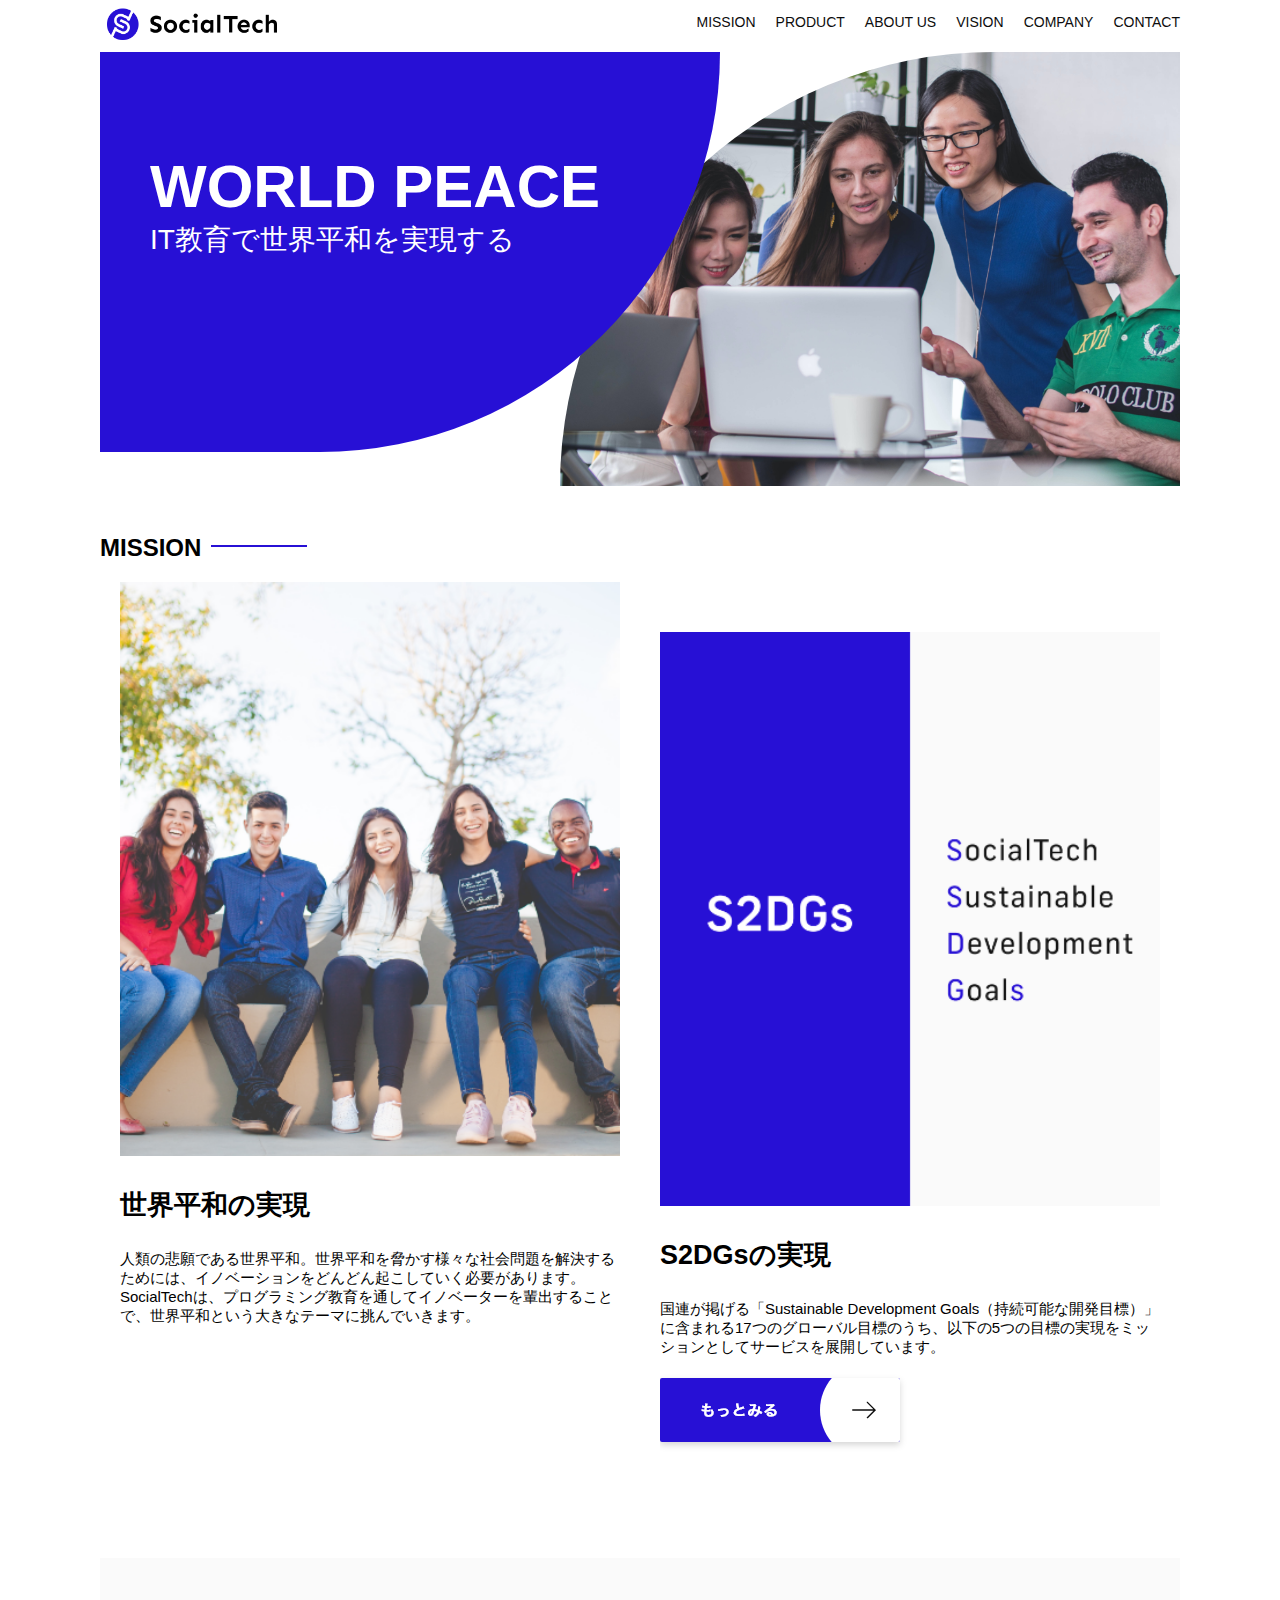
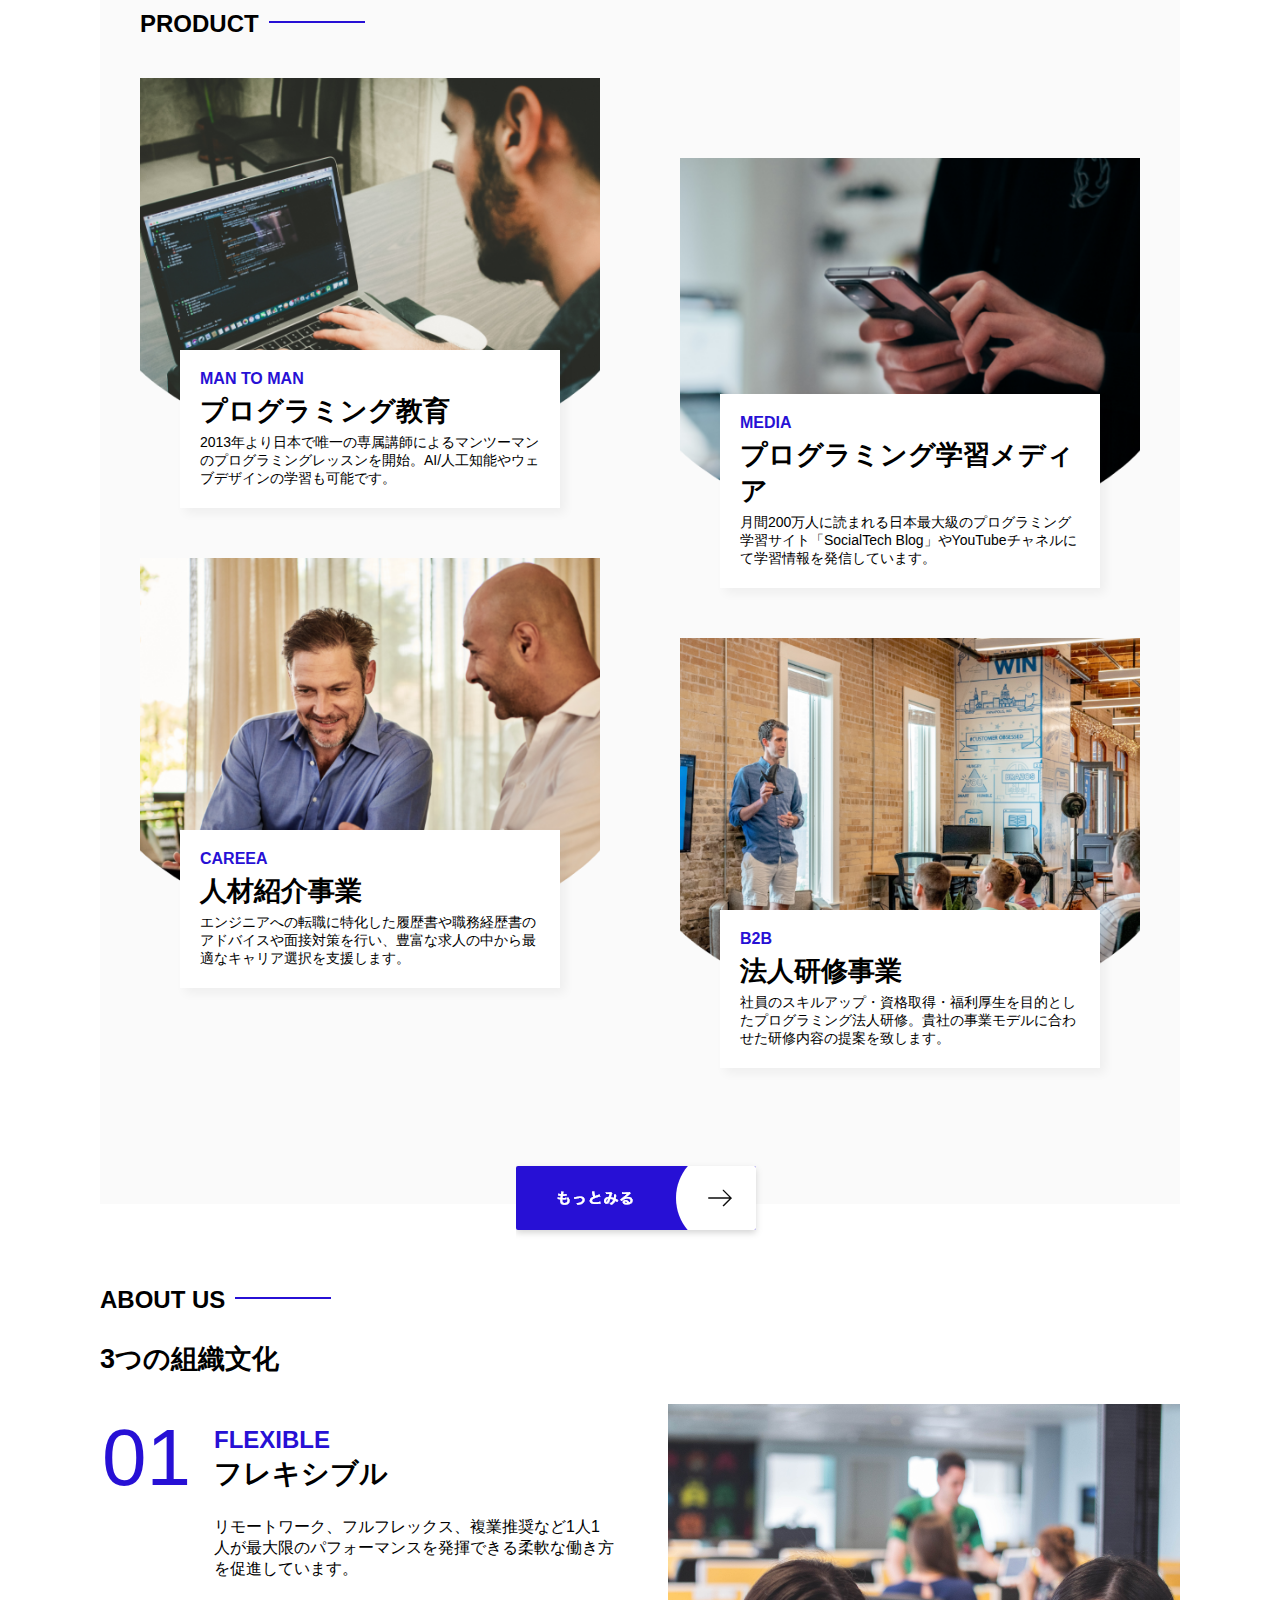
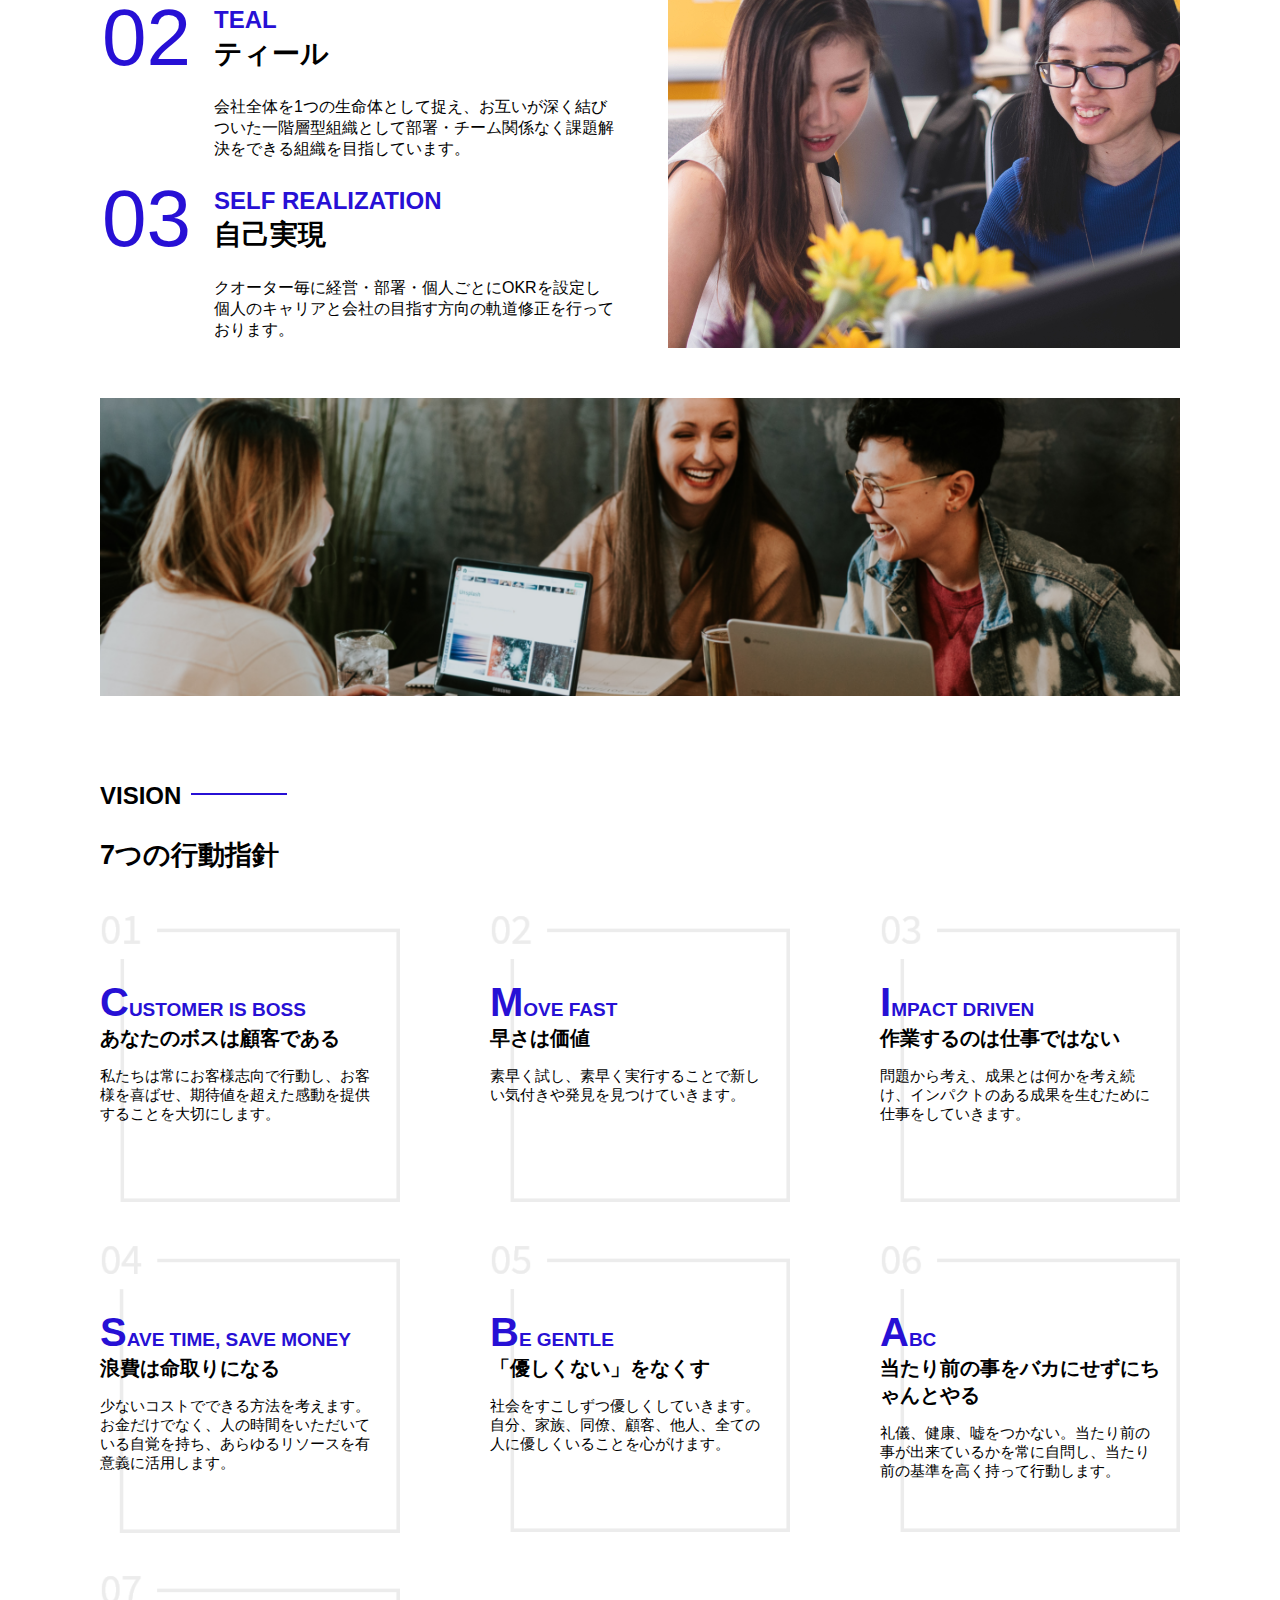
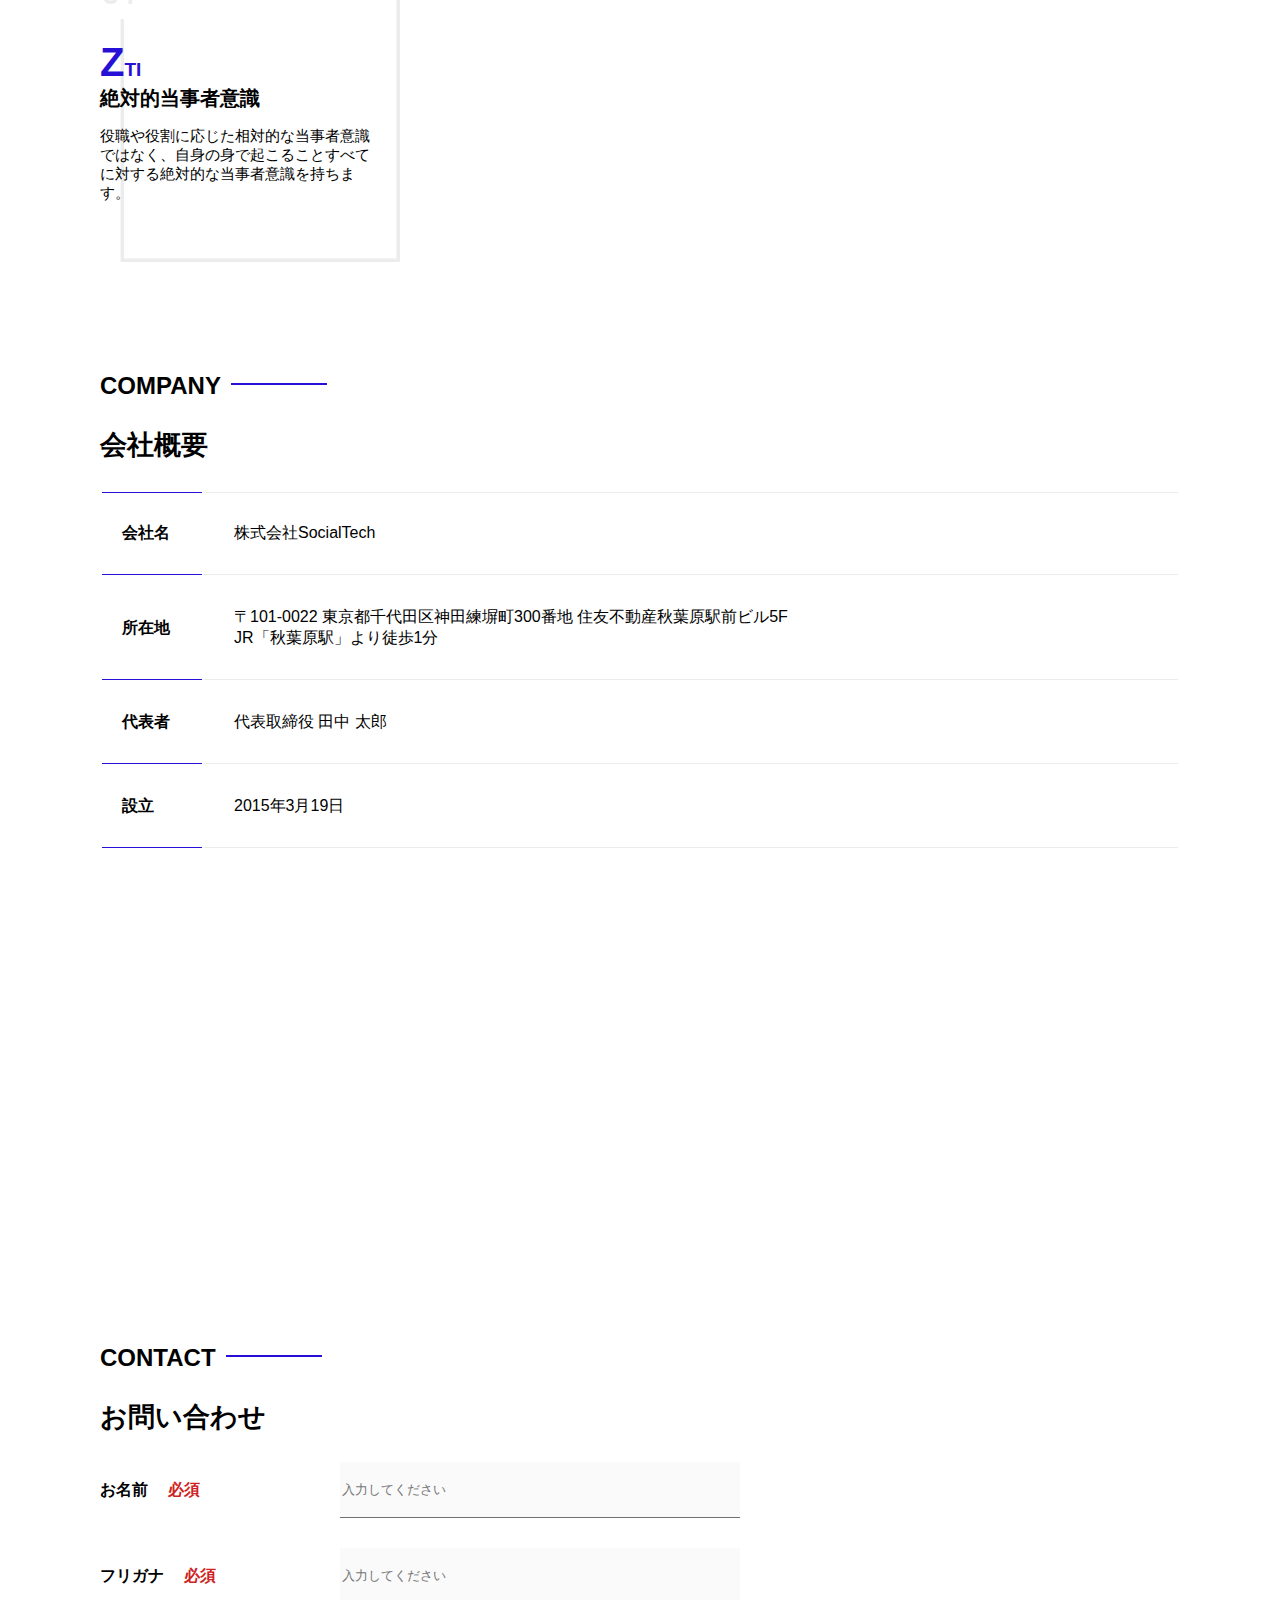
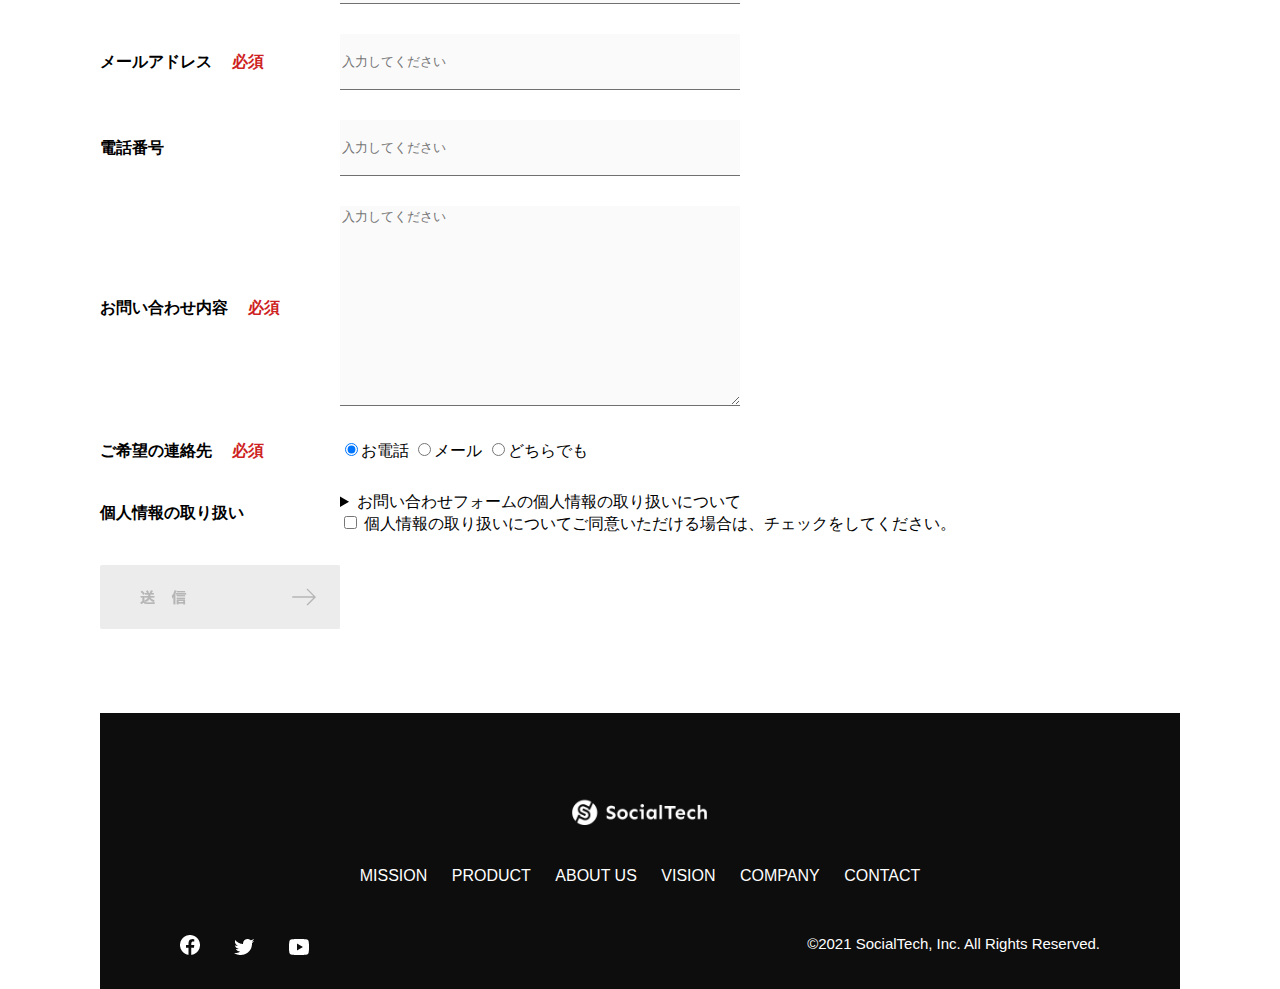
<file: index.html>
<!DOCTYPE html>
<html>
    <head>
        <title>SocialTech</title>
        <meta charset="UTF-8">
        <meta name="description" content="SocialTechはEdTech業界のリーディングカンパニーを目指します。">
        <meta name="viewport" content="width=device-width, initial-scale=1.0">
        <link rel="stylesheet" href="style.css">
        <!-- twitterカード -->
        <meta name="twitter:card" content="summary">
        <meta name="twitter:site" content="o2waka0">
        <meta property="og:url" content="https://okanoooo.github.io/samurai_HTML-CSS/">
        <meta property="og:title" content="SocialTech">
        <meta property="og:description" content="SocialTechはEdTech業界のリーディングカンパニーを目指します。">
        <meta property="og:image" content="images/index/index-main.png">
    </head>
    <body>
        <!-- ヘッダー -->
         <header>
            <!-- ロゴ -->
            <a href="index.html" id="logo">
                <img src="images/logo.png" alt="トップページに戻る">
            </a>

            <!-- PC用ナビゲーション -->
             <nav id="nav-pc">
                <ul>
                    <li><a href="mission.html">MISSION</a></li>
                    <li><a href="product.html">PRODUCT</a></li>
                    <li><a href="index.html#aboutus">ABOUT US</a></li>
                    <li><a href="index.html#vision">VISION</a></li>
                    <li><a href="index.html#company">COMPANY</a></li>
                    <li><a href="index.html#contact">CONTACT</a></li>
                </ul>
             </nav>
            <!-- スマホ用メニューボタン -->
             <button id="menu-sp" onclick="document.getElementById('nav-sp').style.display = 'block';">
                <img src="images/button-menu.png" alt="ナビゲーションを開く">
             </button>
            <!-- スマホ用ナビゲーション -->
             <div id="nav-sp">
                <button id="close" onclick="document.getElementById('nav-sp').style.display = 'none'">
                    <img src="images/button-close.png" alt="ナビゲーションを閉じる">
                </button>
             
             <nav>
                <ul>
                    <li>
                        <a id="logo-sp" href="index.html" onclick="document.getElementById('nav-sp').style.display = 'none'"><img src="images/logo-sp.png" alt="トップページに戻る"></a>
                    </li>
                    <li><a class="menu" href="mission.html" onclick="document.getElementById('nav-sp').style.display = 'none'">MISSION</a></li>
                    <li><a class="menu" href="product.html" onclick="document.getElementById('nav-sp').style.display = 'none'">PRODUCT</a></li>
                    <li><a class="menu" href="index.html#aboutus" onclick="document.getElementById('nav-sp').style.display = 'none'">ABOUT US</a></li>
                    <li><a class="menu" href="index.html#vision" onclick="document.getElementById('nav-sp').style.display = 'none'">VISION</a></li>
                    <li><a class="menu" href="index.html#company" onclick="document.getElementById('nav-sp').style.display = 'none'">COMPANY</a></li>
                    <li><a class="menu" href="index.html#contact" onclick="document.getElementById('nav-sp').style.display = 'none'">CONTACT</a></li>
                </ul>
             </nav>
             <div id="sns">
                <a href="https://www.facebook.com/sejuku2013">
                    <img src="images/button-facebook.png" alt="Facebookのリンク">
                </a>
                <a href="https://twitter.com/samuraijuku">
                    <img src="images/button-twitter.png" alt="twitterのリンク">
                </a>
                <a href="https://www.youtube.com/channel/UCCFOQO5aDK0xXam4cUQXT8g">
                    <img src="images/button-youtube.png" alt="YouTubeのリンク">
                </a>
             </div>
            </div>
         </header>
         <main>
            <article>
                <!-- メインビジュアル -->
                 <section id="main-visual">
                    <div id="main-message">
                        <h1>WORLD PEACE</h1>
                        <p>IT教育で世界平和を実現する</p>
                    </div>
                    <img src="images/index/index-main.png" alt="PCの周りに集まる多国籍の仲間たち">
                 </section>
                <!-- ミッション -->
                <section id="mission">
                    <h2 class="index-h2">MISSION</h2>
                    <div id="mission-flex">
                        <div>
                            <img id="mission-photo" src="images/index/index-mission.png" alt="屋外のベンチで写真を撮影する多国籍の仲間たち">
                            <h3>世界平和の実現</h3>
                            <p>
                                人類の悲願である世界平和。世界平和を脅かす様々な社会問題を解決するためには、イノベーションをどんどん起こしていく必要があります。SocialTechは、プログラミング教育を通してイノベーターを輩出することで、世界平和という大きなテーマに挑んでいきます。
                            </p>
                        </div>
                        <div>
                            <img id="s2dgs" src="images/index/s2dgs.png" alt="S2DGs">
                            <h3>S2DGsの実現</h3>
                            <p>国連が掲げる「Sustainable Development Goals（持続可能な開発目標）」に含まれる17つのグローバル目標のうち、以下の5つの目標の実現をミッションとしてサービスを展開しています。</p>
                            <a href="mission.html">
                                <img src="images/button-more.png" alt="もっとみる">
                            </a>
                        </div>
                    </div>
                </section>
                <!-- プロダクト -->
                <section id="product">
                    <h2 class="index-h2">PRODUCT</h2>
                    <div class="product-flex">
                        <div id="product-left">
                            <div>
                                <img class="product-photo" src="images/index/index-mantoman.png" alt="PCでコードを書く男性">
                                <div class="product-explain">
                                    <span>MAN TO MAN</span>
                                    <h3>プログラミング教育</h3>
                                    <p>2013年より日本で唯一の専属講師によるマンツーマンのプログラミングレッスンを開始。AI/人工知能やウェブデザインの学習も可能です。</p>
                                </div>
                            </div>
                            <div>
                                <img class="product-photo" src="images/index/index-career.png" alt="笑顔で話し合う2人の男性">
                                <div class="product-explain">
                                    <span>CAREEA</span>
                                    <h3>人材紹介事業</h3>
                                    <p>エンジニアへの転職に特化した履歴書や職務経歴書のアドバイスや面接対策を行い、豊富な求人の中から最適なキャリア選択を支援します。</p>
                                </div>
                            </div>
                        </div>
                        <div id="product-right">
                            <div>
                                <img class="product-photo" src="images/index/index-media.png" alt="スマートフォンを操作する人">
                                <div class="product-explain">
                                    <span>MEDIA</span>
                                    <h3>プログラミング学習メディア</h3>
                                    <p>月間200万人に読まれる日本最大級のプログラミング学習サイト「SocialTech Blog」やYouTubeチャネルにて学習情報を発信しています。</p>
                                </div>
                            </div>
                            <div>
                                <img class="product-photo" src="images/index/index-b2b.png" alt="公演中の男性とそれを聴く人々">
                                <div class="product-explain">
                                    <span>B2B</span>
                                    <h3>法人研修事業</h3>
                                    <p>社員のスキルアップ・資格取得・福利厚生を目的としたプログラミング法人研修。貴社の事業モデルに合わせた研修内容の提案を致します。</p>
                                </div>
                            </div>
                        </div>                        
                    </div>
                    <div id="product-more">
                        <a href="product.html">
                            <img src="images/button-more.png" alt="もっとみる">
                        </a>
                    </div>
                </section>
                <!-- ABOUT US -->
                 <section id="aboutus">
                    <h2 class="index-h2">ABOUT US</h2>
                    <h3>3つの組織文化</h3>
                    <div>
                        <table class="culture-table">
                            <tr>
                                <td class="culture-num">01</td>
                                <th><span class="culture-en">FLEXIBLE</span><br>フレキシブル</th>
                            </tr>
                            <tr>
                                <td>
                                    <!-- 空のセル -->
                                </td>
                                <td class="culture-description">リモートワーク、フルフレックス、複業推奨など1人1人が最大限のパフォーマンスを発揮できる柔軟な働き方を促進しています。</td>
                            </tr>
                            <tr>
                                <td class="culture-num">02</td>
                                <th><span class="culture-en">TEAL</span><br>ティール</th>
                            </tr>
                            <tr>
                                <td>
                                    <!-- 空のセル -->
                                </td>
                                <td class="culture-description">会社全体を1つの生命体として捉え、お互いが深く結びついた一階層型組織として部署・チーム関係なく課題解決をできる組織を目指しています。</td>
                            </tr>
                            <tr>
                                <td class="culture-num">03</td>
                                <th><span class="culture-en">SELF REALIZATION</span><br>自己実現</th>
                            </tr>
                            <tr>
                                <td>
                                    <!-- 空のセル -->
                                </td>
                                <td class="culture-description">クオーター毎に経営・部署・個人ごとにOKRを設定し個人のキャリアと会社の目指す方向の軌道修正を行っております。</td>
                            </tr>
                        </table>
                        <img class="culture-img" src="images/index/index-aboutus1.png" alt="笑顔で話し合う2人の女性">
                    </div>
                    <img class="culture-img2" src="images/index/index-aboutus2.png" alt="笑顔で話し合う3人の男女">
                 </section>
                <!-- VISION -->
                <section id="vision">
                    <h2 class="index-h2">VISION</h2>
                    <h3>7つの行動指針</h3>
                    <div>
                        <div class="vision-box">
                            <img src="images/index/vision-01.png" alt="01">
                            <div>
                                <h4>CUSTOMER IS BOSS</h4>
                                <h5>あなたのボスは顧客である</h5>
                                <p>私たちは常にお客様志向で行動し、お客様を喜ばせ、期待値を超えた感動を提供することを大切にします。</p>
                            </div>
                        </div>
                        <div class="vision-box">
                            <img src="images/index/vision-02.png" alt="02">
                            <div>
                                <h4>MOVE FAST</h4>
                                <h5>早さは価値</h5>
                                <p>素早く試し、素早く実行することで新しい気付きや発見を見つけていきます。</p>
                            </div>
                        </div>
                        <div class="vision-box">
                            <img src="images/index/vision-03.png" alt="03">
                            <div>
                                <h4>IMPACT DRIVEN</h4>
                                <h5>作業するのは仕事ではない</h5>
                                <p>問題から考え、成果とは何かを考え続け、インパクトのある成果を生むために仕事をしていきます。</p>
                            </div>
                        </div>
                        <div class="vision-box">
                            <img src="images/index/vision-04.png" alt="04">
                            <div>
                                <h4>SAVE TIME, SAVE MONEY</h4>
                                <h5>浪費は命取りになる</h5>
                                <p>少ないコストでできる方法を考えます。お金だけでなく、人の時間をいただいている自覚を持ち、あらゆるリソースを有意義に活用します。</p>
                            </div>
                        </div>
                        <div class="vision-box">
                            <img src="images/index/vision-05.png" alt="05">
                            <div>
                                <h4>BE GENTLE</h4>
                                <h5>「優しくない」をなくす</h5>
                                <p>社会をすこしずつ優しくしていきます。自分、家族、同僚、顧客、他人、全ての人に優しくいることを心がけます。</p>
                            </div>
                        </div>
                        <div class="vision-box">
                            <img src="images/index/vision-06.png" alt="06">
                            <div>
                                <h4>ABC</h4>
                                <h5>当たり前の事をバカにせずにちゃんとやる</h5>
                                <p>礼儀、健康、嘘をつかない。当たり前の事が出来ているかを常に自問し、当たり前の基準を高く持って行動します。</p>
                            </div>
                        </div>
                        <div class="vision-box">
                            <img src="images/index/vision-07.png" alt="07">
                            <div>
                                <h4>ZTI</h4>
                                <h5>絶対的当事者意識</h5>
                                <p>役職や役割に応じた相対的な当事者意識ではなく、自身の身で起こることすべてに対する絶対的な当事者意識を持ちます。</p>
                            </div>
                        </div>                        
                    </div>
                </section>
                <!-- COMPANY -->
                 <section id="company">
                    <h2 class="index-h2">COMPANY</h2>
                    <h3>会社概要</h3>
                    <table id="company-table">
                        <tr>
                            <th class="tableheader tableheader-first">会社名</th>
                            <td class="cell cell-first">株式会社SocialTech</td>
                        </tr>
                        <tr>
                            <th class="tableheader">所在地</th>
                            <td class="cell">〒101-0022 東京都千代田区神田練塀町300番地 住友不動産秋葉原駅前ビル5F<br>JR「秋葉原駅」より徒歩1分</td>
                        </tr>
                        <tr>
                            <th class="tableheader">代表者</th>
                            <td class="cell">代表取締役 田中 太郎</td>
                        </tr>
                        <tr>
                            <th class="tableheader">設立</th>
                            <td class="cell">2015年3月19日</td>
                        </tr>
                    </table>
                    <iframe 
                    src="https://www.google.com/maps/embed?pb=!1m18!1m12!1m3!1d3240.068854019517!2d139.77465259999997!3d35.699923199999986!2m3!1f0!2f0!3f0!3m2!1i1024!2i768!4f13.1!3m3!1m2!1s0x60188fee13660e23%3A0x77137876edf742ac!2z5L2P5Y-L5LiN5YuV55Sj56eL6JGJ5Y6f6aeF5YmN44OT44Or!5e0!3m2!1sja!2sjp!4v1744348290948!5m2!1sja!2sjp" width="600" height="450" 
                    style="border:0;" allowfullscreen="" loading="lazy" referrerpolicy="no-referrer-when-downgrade">
                    </iframe>                    
                 </section>
                 <section id="contact">
                    <h2 class="index-h2">CONTACT</h2>
                    <h3>お問い合わせ</h3>
                    <form>
                        <div>
                            <div class="contact-heading">
                                <label class="contact-label">お名前<span class="contact-span">必須</span></label>
                            </div>
                            <div>
                                <input type="text" name="name" placeholder="入力してください" class="contact-textbox">
                            </div>
                        </div>
                        <div>
                            <div class="contact-heading">
                                <label class="contact-label">フリガナ<span class="contact-span">必須</span></label>
                            </div>
                            <div>
                                <input type="text" name="hurigana" placeholder="入力してください" class="contact-textbox">
                            </div>
                        </div>
                        <div>
                            <div class="contact-heading">
                                <label class="contact-label">メールアドレス<span class="contact-span">必須</span></label>
                            </div>
                            <div>
                                <input type="text" name="email" placeholder="入力してください" class="contact-textbox">
                            </div>
                        </div>
                        <div>
                            <div class="contact-heading">
                                <label class="contact-label">電話番号</label>
                            </div>
                            <div>
                                <input type="text" name="tel" placeholder="入力してください" class="contact-textbox">
                            </div>
                        </div>
                        <div>
                            <div class="contact-heading">
                                <label class="contact-label">お問い合わせ内容<span class="contact-span">必須</span></label>
                            </div>
                            <div>
                                <textarea class="contact-textarea" placeholder="入力してください" name="message"></textarea>
                            </div>
                        </div>
                        <div>
                            <div class="contact-heading">
                                <label class="contact-label">ご希望の連絡先<span class="contact-span">必須</span></label>
                            </div>
                            <div>
                                <input class="radiobutton" type="radio" value="tel" name="contact" checked><label>お電話</label>
                                <input class="radiobutton" type="radio" value="mail" name="contact"><label>メール</label>
                                <input class="radiobutton" type="radio" value="both" name="contact"><label>どちらでも</label>
                            </div>
                        </div>
                        <div>
                            <div class="contact-heading">
                                <label class="contact-label">個人情報の取り扱い</label>
                            </div>
                            <div>
                                <details>
                                    <summary>お問い合わせフォームの個人情報の取り扱いについて</summary>
                                    <div>
                                        <d1>
                                            <dt>１．組織の名称又は氏名</dt>
                                            <dd>株式会社SocialTech</dd>
                                            <dt>２．個人情報保護管理者（若しくはその代理人）の氏名又は職名、所属及び連絡先</dt>
                                            <dd>
                                                <p>鈴木 一郎 コーポレート部</p>
                                                <p>メールアドレス：samurai@example.com</p>
                                                <p>TEL：03-1234-5678</p>
                                            </dd>
                                            <dt>３．個人情報の利用目的</dt>
                                            <dd>
                                                <ul>
                                                <li>本サービス及び本サービスに関連する情報の提供又はそれらに関する連絡のため</li>
                                                <li>ユーザーの本人確認のため</li>
                                                <li>当社サービスのご案内のため</li>
                                                <li>当社の商品等の広告または宣伝（電子メールによるものを含むものとします。）</li>
                                                </ul>
                                            </dd>
                                            <dt>４．個人情報の取り扱い業務の委託</dt>
                                            <dd>個人情報の取扱業務の全部または一部を外部に業務委託する場合があります。その際、弊社は、個人情報を適切に保護できる管理体制を敷き実行していることを条件として委託先を厳選したうえで、機密保持契約を委託先と締結し、お客様の個人情報を厳密に管理させます。</dd>
                                            <dt>５．個人情報の開示等の請求</dt>
                                            <dd>
                                                お客様は、弊社に対してご自身の個人情報の開示等（利用目的の通知、開示、内容の訂正・追加・削除、利用の停止または消去、第三者への提供の停止）に関して、当社問合わせ窓口に申し出ることができます。<br>
                                                その際、弊社はお客様ご本人を確認させていただいたうえで、合理的な期間内に対応いたします。<br>
                                                なお、個人情報に関する弊社問合わせ先は、次の通りです。
                                            </dd>
                                            <dd>
                                                <p>株式会社SocialTech　個人情報問合せ窓口</p>
                                                <p>〒150-0043　東京都千代田区神田練塀町300番地 住友不動産秋葉原駅前ビル5F</p>
                                                <p>メールアドレス：samurai@example.com　TEL：03-1234-5678</p>
                                            </dd>
                        
                                            <dt>６．個人情報を提供されることの任意性について</dt>
                                            <dd>お客様がご自身の個人情報を弊社に提供されるか否かは、お客様のご判断によりますが、もしご提供されない場合には、適切なサービスが提供できない場合がありますので予めご了承ください。</dd>
                                        </dl>                                        
                                    </div>
                                </details>
                                <input type="checkbox" name="agree">
                                <span>個人情報の取り扱いについてご同意いただける場合は、チェックをしてください。</span>
                            </div>
                        </div>
                        <input type="image" src="images/button-submit.png" alt="送信する">
                    </form>
                 </section>
            </article>
         </main>

         <footer>
            <div id="footer-logo">
                <img src="images/logo-sp.png" alt="SocialTech">
            </div>
            <div id="footer-link">
                <a href="mission.html">MISSION</a>
                <a href="product.html">PRODUCT</a>
                <a href="index.html#aboutus">ABOUT US</a>
                <a href="index.html#vision">VISION</a>
                <a href="index.html#company">COMPANY</a>
                <a href="index.html#contact">CONTACT</a>
            </div>
            <div id="sns-footer">
                <div class="sns-btns">
                    <a href="https://www.facebook.com/sejuku2013"><img src="images/button-facebook.png" alt="Facebookのリンク"></a>
                    <a href="https://twitter.com/samuraijuku"><img src="images/button-twitter.png" alt="twitterのリンク"></a>
                    <a href="https://www.youtube.com/channel/UCCFOQO5aDK0xXam4cUQXT8g"><img src="images/button-youtube.png" alt="YouTubeのリンク"></a>
                </div>
                <p id="copyright">&copy;2021 SocialTech, Inc. All Rights Reserved.</p>
            </div>
         </footer>
    </body>
</html>
</file>
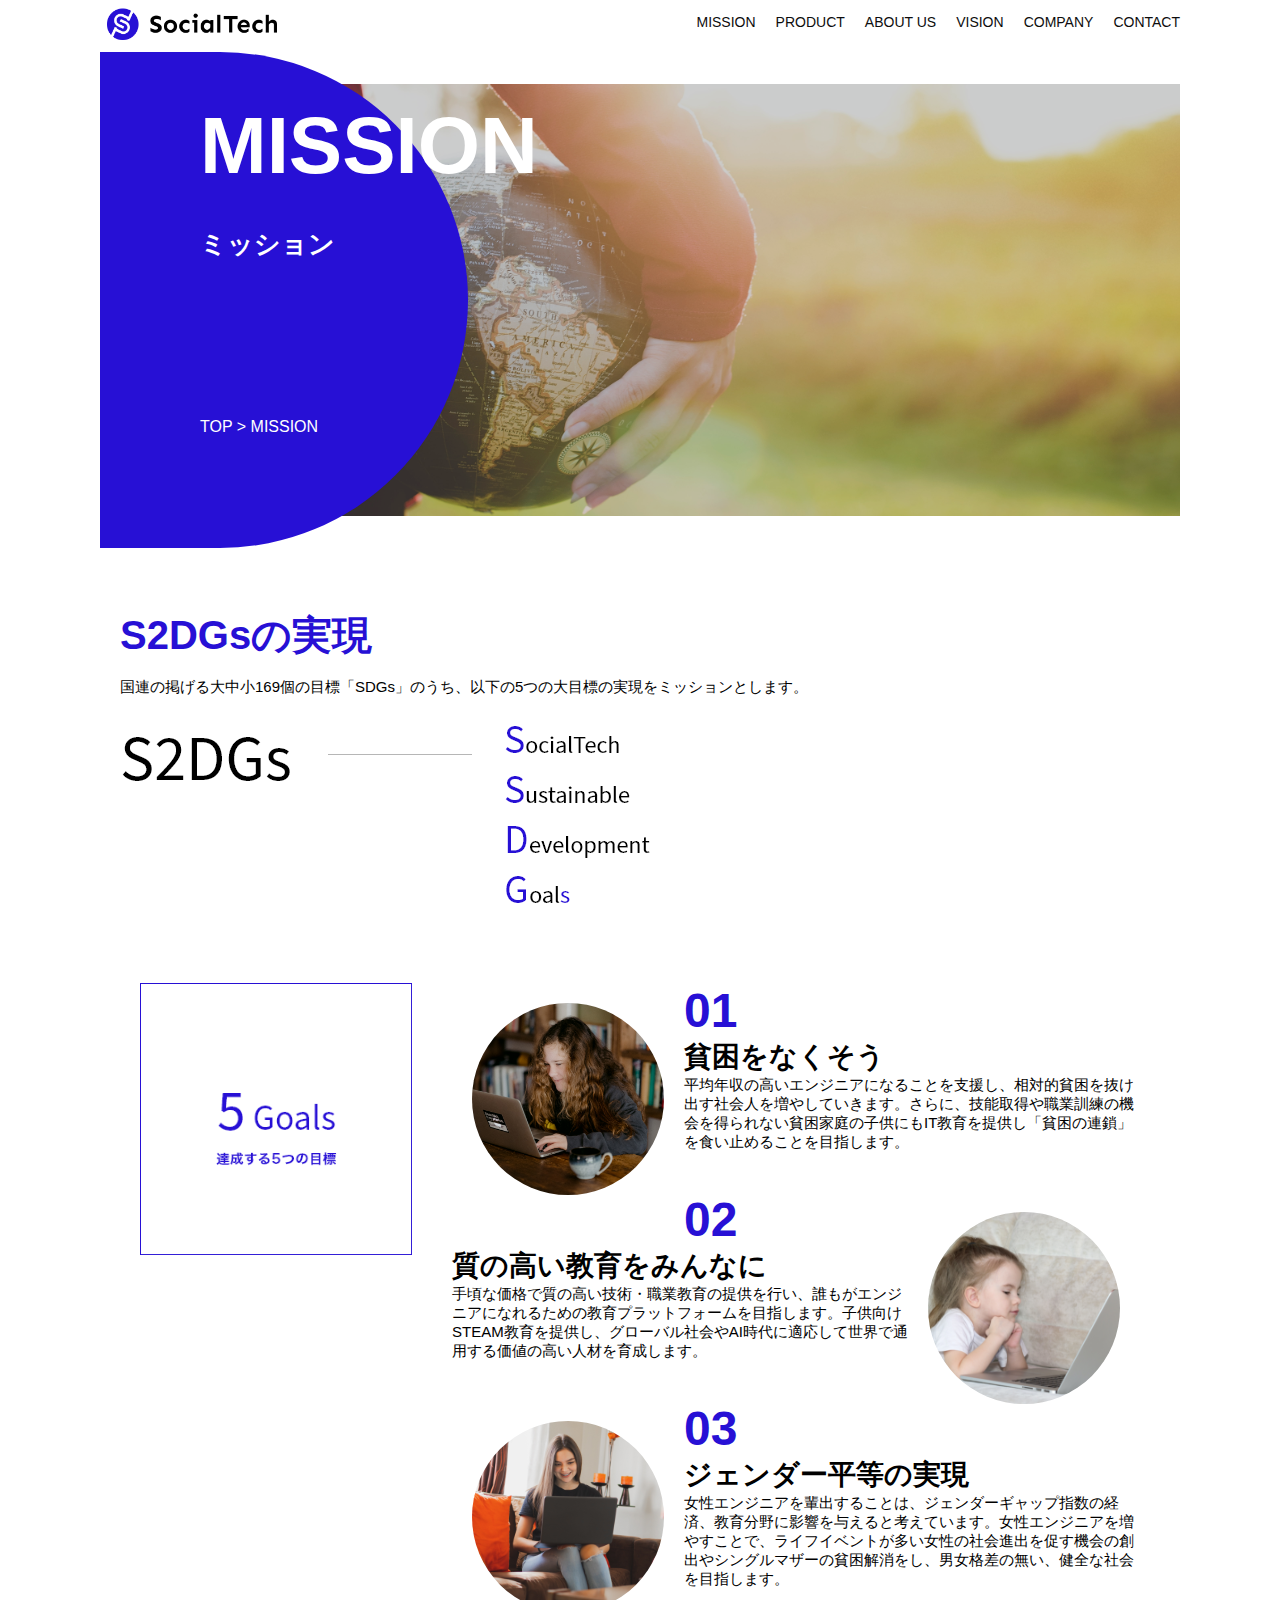
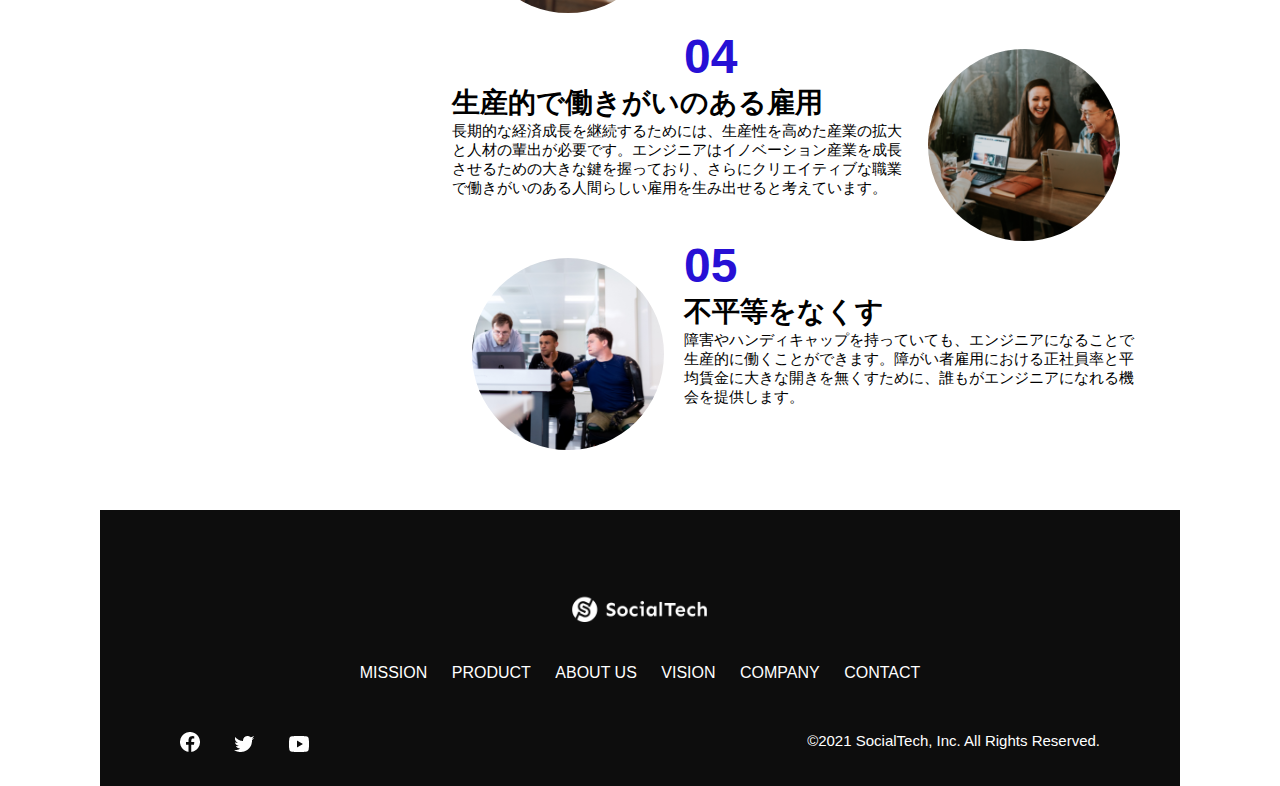
<file: mission.html>
<!DOCTYPE html>
<html>
    <head>
        <title>SocialTech - MISSION ミッション -</title>
        <meta charset="UTF-8">
        <meta name="description" content="SocialTechが目指す5つの目標（S2DGs）を紹介します">
        <meta name="viewport" content="width=device-width, initial-scale=1.0">
        <link rel="stylesheet" href="style.css">
    </head>
    <body>
        <!-- ヘッダー -->
         <header>
            <!-- ロゴ -->
            <a href="index.html" id="logo">
                <img src="images/logo.png" alt="トップページに戻る">
            </a>

            <!-- PC用ナビゲーション -->
             <nav id="nav-pc">
                <ul>
                    <li><a href="mission.html">MISSION</a></li>
                    <li><a href="product.html">PRODUCT</a></li>
                    <li><a href="index.html#aboutus">ABOUT US</a></li>
                    <li><a href="index.html#vision">VISION</a></li>
                    <li><a href="index.html#company">COMPANY</a></li>
                    <li><a href="index.html#contact">CONTACT</a></li>
                </ul>
             </nav>
            <!-- スマホ用メニューボタン -->
             <button id="menu-sp" onclick="document.getElementById('nav-sp').style.display = 'block';">
                <img src="images/button-menu.png" alt="ナビゲーションを開く">
             </button>
            <!-- スマホ用ナビゲーション -->
             <div id="nav-sp">
                <button id="close" onclick="document.getElementById('nav-sp').style.display = 'none'">
                    <img src="images/button-close.png" alt="ナビゲーションを閉じる">
                </button>
             
             <nav>
                <ul>
                    <li>
                        <a id="logo-sp" href="index.html" onclick="document.getElementById('nav-sp').style.display = 'none'"><img src="images/logo-sp.png" alt="トップページに戻る"></a>
                    </li>
                    <li><a class="menu" href="mission.html" onclick="document.getElementById('nav-sp').style.display = 'none'">MISSION</a></li>
                    <li><a class="menu" href="product.html" onclick="document.getElementById('nav-sp').style.display = 'none'">PRODUCT</a></li>
                    <li><a class="menu" href="index.html#aboutus" onclick="document.getElementById('nav-sp').style.display = 'none'">ABOUT US</a></li>
                    <li><a class="menu" href="index.html#vision" onclick="document.getElementById('nav-sp').style.display = 'none'">VISION</a></li>
                    <li><a class="menu" href="index.html#company" onclick="document.getElementById('nav-sp').style.display = 'none'">COMPANY</a></li>
                    <li><a class="menu" href="index.html#contact" onclick="document.getElementById('nav-sp').style.display = 'none'">CONTACT</a></li>
                </ul>
             </nav>
             <div id="sns">
                <a href="https://www.facebook.com/sejuku2013">
                    <img src="images/button-facebook.png" alt="Facebookのリンク">
                </a>
                <a href="https://twitter.com/samuraijuku">
                    <img src="images/button-twitter.png" alt="twitterのリンク">
                </a>
                <a href="https://www.youtube.com/channel/UCCFOQO5aDK0xXam4cUQXT8g">
                    <img src="images/button-youtube.png" alt="YouTubeのリンク">
                </a>
             </div>
            </div>
         </header>

         <main>
            <article>
                <section id="mission-main">
                    <div class="mission-main-inner">
                        <div id="mission-title">
                            <h1>MISSION<br><span>ミッション</span></h1>
                            <p>TOP > MISSION</p>
                        </div>
                    </div>
                </section>
                <section id="mission-s2dgs">
                    <h2 class="mission-h2">S2DGsの実現</h2>
                    <p>国連の掲げる大中小169個の目標「SDGs」のうち、以下の5つの大目標の実現をミッションとします。</p>
                    <img src="images/mission/mission-s2dgs.png" alt="S2DGs">
                </section>

                <section id="mission-five-goals">
                    <div class="five-goals-image">
                        <img src="images/mission/mission-5goals.png" alt="5Goals">
                    </div>
                    <div class="five-goals-read">
                        <div>
                            <img class="fivegoals-image-left" src="images/mission/mission-5goals01.png" alt="PCを操作する女の子">
                            <span class="fivegoals-number">01</span>
                            <h3 class="fivegoals-h3">貧困をなくそう</h3>
                            <p class="fivegoals-p">平均年収の高いエンジニアになることを支援し、相対的貧困を抜け出す社会人を増やしていきます。さらに、技能取得や職業訓練の機会を得られない貧困家庭の子供にもIT教育を提供し「貧困の連鎖」を食い止めることを目指します。</p>
                        </div>
                        <div>
                            <img class="fivegoals-image-right" src="images/mission/mission-5goals02.png" alt="PCを見つめる小さい女の子">
                            <span class="fivegoals-number">02</span>
                            <h3 class="fivegoals-h3">質の高い教育をみんなに</h3>
                            <p class="fivegoals-p">手頃な価格で質の高い技術・職業教育の提供を行い、誰もがエンジニアになれるための教育プラットフォームを目指します。子供向けSTEAM教育を提供し、グローバル社会やAI時代に適応して世界で通用する価値の高い人材を育成します。</p>
                        </div>
                        <div>
                            <img class="fivegoals-image-left" src="images/mission/mission-5goals03.png" alt="PCを操作する女性">
                            <span class="fivegoals-number">03</span>
                            <h3 class="fivegoals-h3">ジェンダー平等の実現</h3>
                            <p class="fivegoals-p">女性エンジニアを輩出することは、ジェンダーギャップ指数の経済、教育分野に影響を与えると考えています。女性エンジニアを増やすことで、ライフイベントが多い女性の社会進出を促す機会の創出やシングルマザーの貧困解消をし、男女格差の無い、健全な社会を目指します。</p>
                        </div>
                        <div>
                            <img class="fivegoals-image-right" src="images/mission/mission-5goals04.png" alt="笑顔で話し合う3人の男女">
                            <span class="fivegoals-number">04</span>
                            <h3 class="fivegoals-h3">生産的で働きがいのある雇用</h3>
                            <p class="fivegoals-p">長期的な経済成長を継続するためには、生産性を高めた産業の拡大と人材の輩出が必要です。エンジニアはイノベーション産業を成長させるための大きな鍵を握っており、さらにクリエイティブな職業で働きがいのある人間らしい雇用を生み出せると考えています。</p>
                        </div>
                        <div>
                            <img class="fivegoals-image-left" src="images/mission/mission-5goals05.png" alt="障害を持つ男性が生き生きと働く様子">
                            <span class="fivegoals-number">05</span>
                            <h3 class="fivegoals-h3">不平等をなくす</h3>
                            <p class="fivegoals-p">障害やハンディキャップを持っていても、エンジニアになることで生産的に働くことができます。障がい者雇用における正社員率と平均賃金に大きな開きを無くすために、誰もがエンジニアになれる機会を提供します。</p>
                        </div>
                    </div>
                </section>
            </article>
         </main>
         
         <footer>
            <div id="footer-logo">
                <img src="images/logo-sp.png" alt="SocialTech">
            </div>
            <div id="footer-link">
                <a href="mission.html">MISSION</a>
                <a href="product.html">PRODUCT</a>
                <a href="index.html#aboutus">ABOUT US</a>
                <a href="index.html#vision">VISION</a>
                <a href="index.html#company">COMPANY</a>
                <a href="index.html#contact">CONTACT</a>
            </div>
            <div id="sns-footer">
                <div class="sns-btns">
                    <a href="https://www.facebook.com/sejuku2013"><img src="images/button-facebook.png" alt="Facebookのリンク"></a>
                    <a href="https://twitter.com/samuraijuku"><img src="images/button-twitter.png" alt="twitterのリンク"></a>
                    <a href="https://www.youtube.com/channel/UCCFOQO5aDK0xXam4cUQXT8g"><img src="images/button-youtube.png" alt="YouTubeのリンク"></a>
                </div>
                <p id="copyright">&copy;2021 SocialTech, Inc. All Rights Reserved.</p>
            </div>
         </footer>
    </body>
</html>
</file>
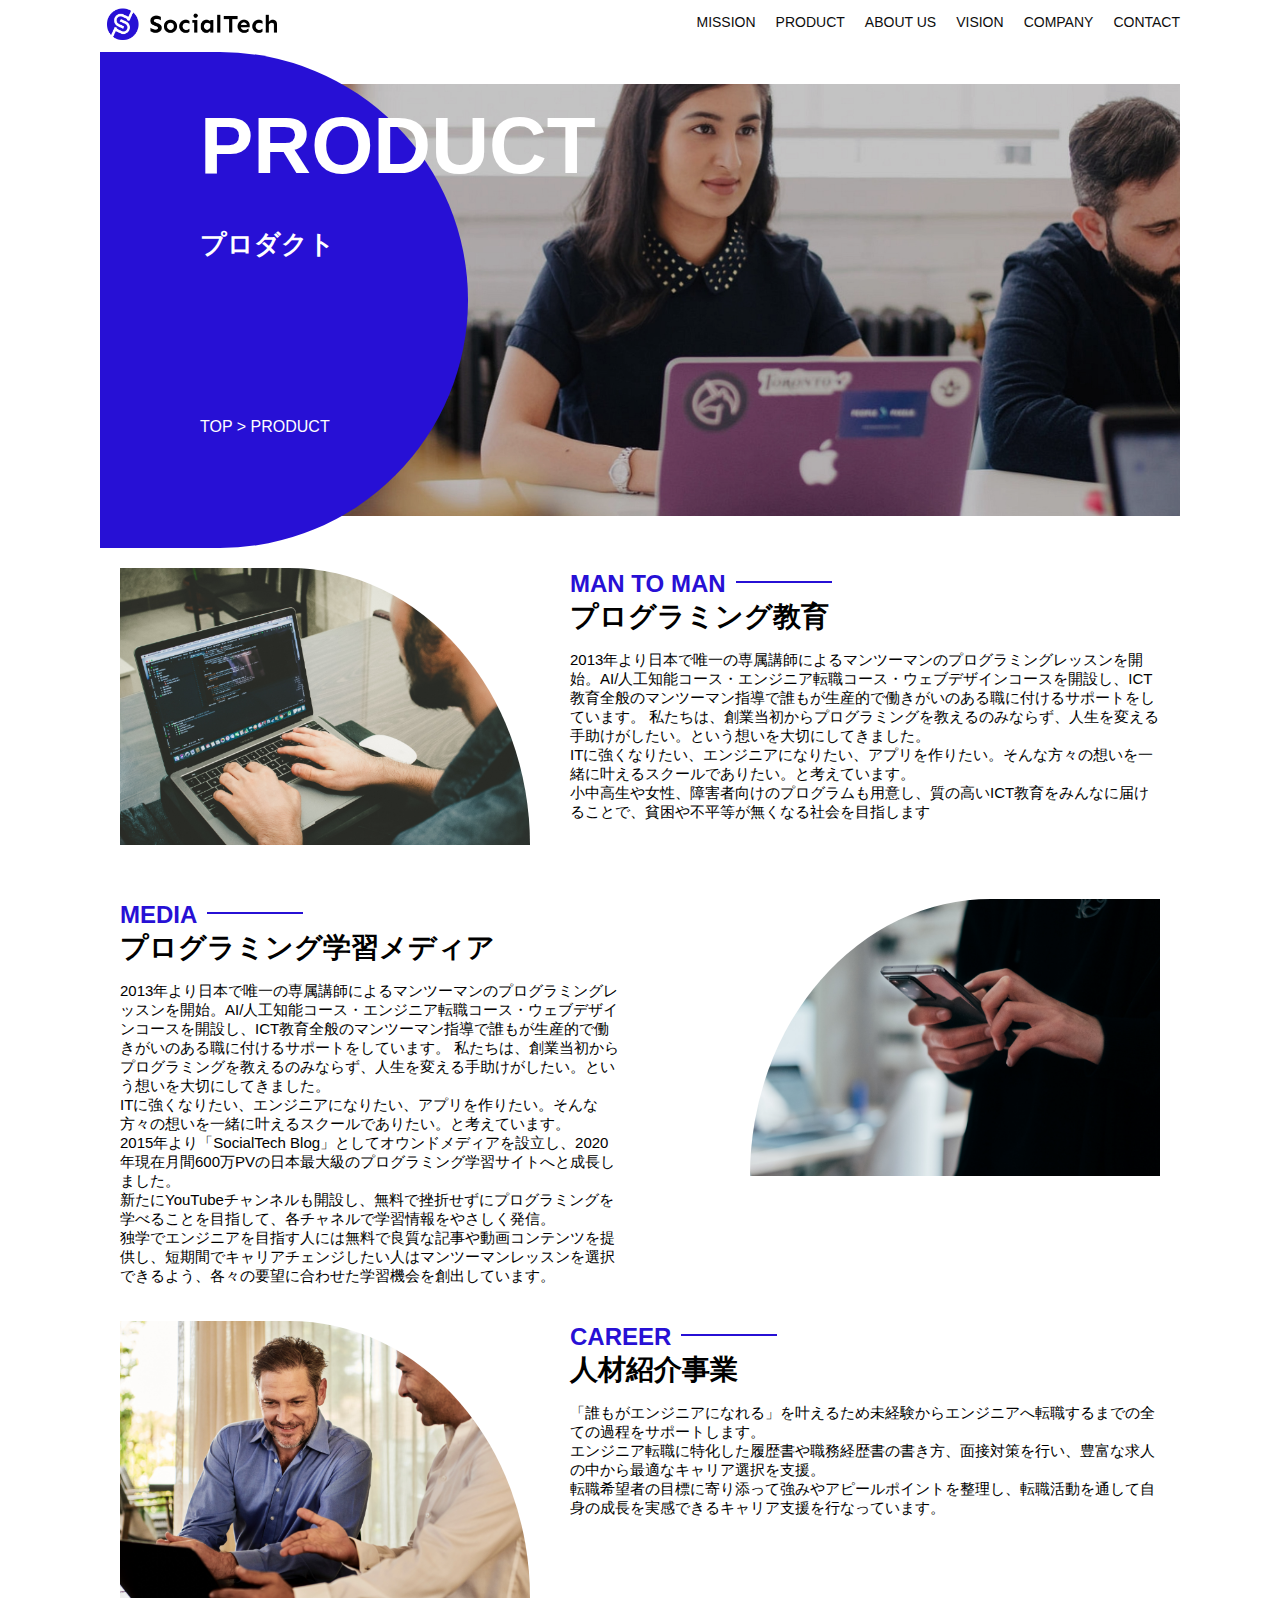
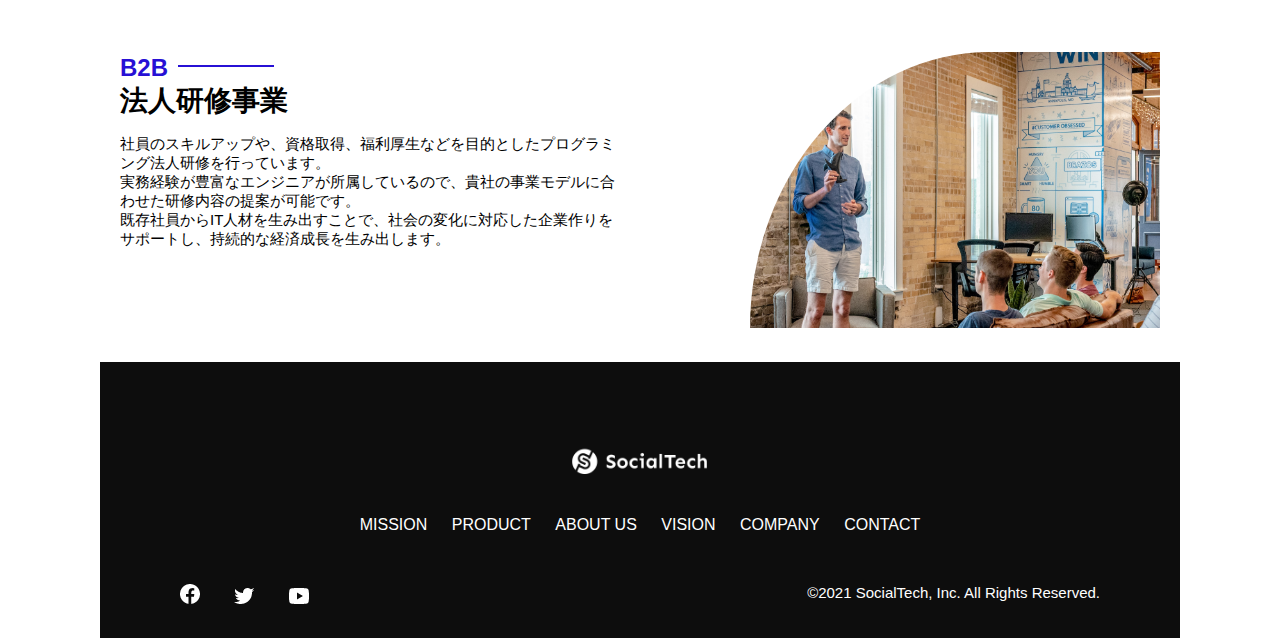
<file: product.html>
<!DOCTYPE html>
<html>
    <head>
        <title>SocialTech -PRODUCT プロダクト-</title>
        <meta charset="UTF-8">
        <meta name="description" content="SocialTechの4つのプロダクトを紹介します">
        <meta name="viewport" content="width=device-width, initial-scale=1.0">
        <link rel="stylesheet" href="style.css">
    </head>

    <body>
        <!-- ヘッダー -->
        <header>
            <!-- ロゴ -->
            <a href="index.html" id="logo">
                <img src="images/logo.png" alt="トップページに戻る">
            </a>

            <!-- PC用ナビゲーション -->
             <nav id="nav-pc">
                <ul>
                    <li><a href="mission.html">MISSION</a></li>
                    <li><a href="product.html">PRODUCT</a></li>
                    <li><a href="index.html#aboutus">ABOUT US</a></li>
                    <li><a href="index.html#vision">VISION</a></li>
                    <li><a href="index.html#company">COMPANY</a></li>
                    <li><a href="index.html#contact">CONTACT</a></li>
                </ul>
             </nav>
            <!-- スマホ用メニューボタン -->
             <button id="menu-sp" onclick="document.getElementById('nav-sp').style.display = 'block';">
                <img src="images/button-menu.png" alt="ナビゲーションを開く">
             </button>
            <!-- スマホ用ナビゲーション -->
             <div id="nav-sp">
                <button id="close" onclick="document.getElementById('nav-sp').style.display = 'none'">
                    <img src="images/button-close.png" alt="ナビゲーションを閉じる">
                </button>
             
             <nav>
                <ul>
                    <li>
                        <a id="logo-sp" href="index.html" onclick="document.getElementById('nav-sp').style.display = 'none'"><img src="images/logo-sp.png" alt="トップページに戻る"></a>
                    </li>
                    <li><a class="menu" href="mission.html" onclick="document.getElementById('nav-sp').style.display = 'none'">MISSION</a></li>
                    <li><a class="menu" href="product.html" onclick="document.getElementById('nav-sp').style.display = 'none'">PRODUCT</a></li>
                    <li><a class="menu" href="index.html#aboutus" onclick="document.getElementById('nav-sp').style.display = 'none'">ABOUT US</a></li>
                    <li><a class="menu" href="index.html#vision" onclick="document.getElementById('nav-sp').style.display = 'none'">VISION</a></li>
                    <li><a class="menu" href="index.html#company" onclick="document.getElementById('nav-sp').style.display = 'none'">COMPANY</a></li>
                    <li><a class="menu" href="index.html#contact" onclick="document.getElementById('nav-sp').style.display = 'none'">CONTACT</a></li>
                </ul>
             </nav>
             <div id="sns">
                <a href="https://www.facebook.com/sejuku2013">
                    <img src="images/button-facebook.png" alt="Facebookのリンク">
                </a>
                <a href="https://twitter.com/samuraijuku">
                    <img src="images/button-twitter.png" alt="twitterのリンク">
                </a>
                <a href="https://www.youtube.com/channel/UCCFOQO5aDK0xXam4cUQXT8g">
                    <img src="images/button-youtube.png" alt="YouTubeのリンク">
                </a>
             </div>
            </div>
         </header>

         <main>
            <article>
                <section id="product-main">
                    <div class="product-main-inner">
                        <div id="product-title">
                            <h1>PRODUCT<br><span>プロダクト</span></h1>
                            <p>TOP > PRODUCT</p>
                        </div>
                    </div>
                </section>
                <section class="product-section product-section-left">
                    <div class="product-section-img">
                        <img src="images/product/product-mantoman.png" alt="PCでコードを書く男性">
                    </div>
                    <div class="product-read">
                        <h2 class="product-h2">MAN TO MAN</h2>
                        <h3 class="product-h3">プログラミング教育</h3>
                        <p>2013年より日本で唯一の専属講師によるマンツーマンのプログラミングレッスンを開始。AI/人工知能コース・エンジニア転職コース・ウェブデザインコースを開設し、ICT教育全般のマンツーマン指導で誰もが生産的で働きがいのある職に付けるサポートをしています。 私たちは、創業当初からプログラミングを教えるのみならず、人生を変える手助けがしたい。という想いを大切にしてきました。<br>ITに強くなりたい、エンジニアになりたい、アプリを作りたい。そんな方々の想いを一緒に叶えるスクールでありたい。と考えています。<br>小中高生や女性、障害者向けのプログラムも用意し、質の高いICT教育をみんなに届けることで、貧困や不平等が無くなる社会を目指します</p>
                    </div>
                </section>
                <section class="product-section product-section-right">
                    <div class="product-read">
                        <h2 class="product-h2">MEDIA</h2>
                        <h3 class="product-h3">プログラミング学習メディア</h3>
                        <p>2013年より日本で唯一の専属講師によるマンツーマンのプログラミングレッスンを開始。AI/人工知能コース・エンジニア転職コース・ウェブデザインコースを開設し、ICT教育全般のマンツーマン指導で誰もが生産的で働きがいのある職に付けるサポートをしています。 私たちは、創業当初からプログラミングを教えるのみならず、人生を変える手助けがしたい。という想いを大切にしてきました。<br>ITに強くなりたい、エンジニアになりたい、アプリを作りたい。そんな方々の想いを一緒に叶えるスクールでありたい。と考えています。<br>2015年より「SocialTech Blog」としてオウンドメディアを設立し、2020年現在月間600万PVの日本最大級のプログラミング学習サイトへと成長しました。<br>新たにYouTubeチャンネルも開設し、無料で挫折せずにプログラミングを学べることを目指して、各チャネルで学習情報をやさしく発信。<br>独学でエンジニアを目指す人には無料で良質な記事や動画コンテンツを提供し、短期間でキャリアチェンジしたい人はマンツーマンレッスンを選択できるよう、各々の要望に合わせた学習機会を創出しています。</p>
                    </div>
                    <div class="product-section-img">
                        <img src="images/product/product-media.png" alt="スマートフォンを操作する人">
                    </div>
                </section>
                <section class="product-section product-section-left">
                    <div class="product-section-img">
                        <img src="images/product/product-career.png" alt="笑顔で話し合う2人の男性">
                    </div>
                    <div class="product-read">
                        <h2 class="product-h2">CAREER</h2>
                        <h3 class="product-h3">人材紹介事業</h3>
                        <p>「誰もがエンジニアになれる」を叶えるため未経験からエンジニアへ転職するまでの全ての過程をサポートします。<br>エンジニア転職に特化した履歴書や職務経歴書の書き方、面接対策を行い、豊富な求人の中から最適なキャリア選択を支援。<br>転職希望者の目標に寄り添って強みやアピールポイントを整理し、転職活動を通して自身の成長を実感できるキャリア支援を行なっています。<br></p>
                    </div>
                </section>
                <section class="product-section product-section-right">
                    <div class="product-read">
                        <h2 class="product-h2">B2B</h2>
                        <h3 class="product-h3">法人研修事業</h3>
                        <p>社員のスキルアップや、資格取得、福利厚生などを目的としたプログラミング法人研修を行っています。<br>実務経験が豊富なエンジニアが所属しているので、貴社の事業モデルに合わせた研修内容の提案が可能です。<br>既存社員からIT人材を生み出すことで、社会の変化に対応した企業作りをサポートし、持続的な経済成長を生み出します。</p>
                    </div>
                    <div class="product-section-img">
                        <img src="images/product/product-b2b.png" alt="講演中の男性とそれを聴く人々">
                    </div>
                </section>
            </article>
         </main>

         <footer>
            <div id="footer-logo">
                <img src="images/logo-sp.png" alt="SocialTech">
            </div>
            <div id="footer-link">
                <a href="mission.html">MISSION</a>
                <a href="product.html">PRODUCT</a>
                <a href="index.html#aboutus">ABOUT US</a>
                <a href="index.html#vision">VISION</a>
                <a href="index.html#company">COMPANY</a>
                <a href="index.html#contact">CONTACT</a>
            </div>
            <div id="sns-footer">
                <div class="sns-btns">
                    <a href="https://www.facebook.com/sejuku2013"><img src="images/button-facebook.png" alt="Facebookのリンク"></a>
                    <a href="https://twitter.com/samuraijuku"><img src="images/button-twitter.png" alt="twitterのリンク"></a>
                    <a href="https://www.youtube.com/channel/UCCFOQO5aDK0xXam4cUQXT8g"><img src="images/button-youtube.png" alt="YouTubeのリンク"></a>
                </div>
                <p id="copyright">&copy;2021 SocialTech, Inc. All Rights Reserved.</p>
            </div>
         </footer>
    </body>
</html>
</file>
<file: style.css>
/* PC、スマホ共通スタイル */
* {
    box-sizing: border-box;
}
p {
    font-size: 15px;
}
body {
    max-width: 1080px;
    margin: 0 auto 0 auto;
    font-family: "Source Sans Pro", "Hiragino Kaku Gothic ProN", Meiryo, Arial, sans-serif;
}

/* ヘッダー */
header {
    display: flex;
    justify-content: space-between;
}

/* ナビゲーションのレイアウト */
#nav-pc {
    font-size: 14px;
}
#nav-pc ul {
    display: flex;
    padding-left: 0;
}
#nav-pc li {
    list-style: none;
}

/* ナビゲーションのリンクの装飾 */
#nav-pc a {
    text-decoration: none;
    margin-left: 20px;
    color: #0d0d0d;
}
#nav-pc a:hover {
    text-decoration: underline;
}

/* スマホ用ナビを非表示 */
#nav-sp,
#menu-sp {
    display: none;
}

/* メインビジュアル */
#main-visual {
    position: relative;
    height: 400px;
}
#main-message {
    position: absolute;
    top: 0;
    left: 0;
    background-color: #2710d5;
    color: #ffffff;
    border-radius: 0 0 476px 0;
    max-width: 620px;
    height: 100%;
    width: 100%;
    z-index: 11;
}
#main-message > h1 {
    font-size: 60px;
    margin: 100px 0 0 50px;
}
#main-message > p {
    font-size: 28px;
    margin: 0 0 0 50px;
}
#main-visual > img {
    max-width: 620px;
    border-radius: 476px 0 0 0;
    position: absolute;
    top: 0;
    right: 0;
    z-index: 10;
}

/* 見出し */
h2 {
    margin: 40px 0 0 0;
}
h2::after {
    content: url("images/line.png");
    margin-left: 10px;
}
h3 {
    font-size: 27px;
}

/* ミッション */
#mission {
    margin: 80px auto 80px auto;
}
#mission-flex {
    display: flex;
}
#mission-flex > div {
    width: 50%;
    margin: 20px;
}
#mission-photo {
    width: 100%;
}
#s2dgs {
    margin-top: 50px;
    width: 100%;
}

/* プロダクト */
#product {
    background-color: #fafafa;
    margin: 80px 0 80px 0;
    padding: 10px 40px 0px 40px;
}
/* 外枠 */
#product .product-flex {
    margin-top: 40px;
    display: flex;
}
/* 左のカラム */
#product-left {
    width: 50%;
    margin-right: 20px;
}
/* 右のカラム */
#product-right {
    width: 50%;
    margin-left: 20px;
    margin-top: 80px;
}
/* 画像＋説明の枠 */
#product-left > div {
    position: relative;
    height: 480px;
    margin-right: 20px;
}
#product-right > div {
    position: relative;
    height: 480px;
    margin-left: 20px;
}
/* 画像 */
.product-photo {
    width: 100%;
}
/* 説明文の枠 */
.product-explain {
    background-color: #ffffff;
    position: absolute;
    left: 0;
    bottom: 50px;
    margin: 0 40px 0 40px;
    padding: 20px;
    box-shadow: 5px 5px 10px rgba(0, 0, 0, 0.05);
}
/* 説明文の英語 */
.product-explain > span {
    color: #2710d5;
    font-weight: bold;
    font-size: 16px;
    margin: 0;
}
/* 説明文の見出し */
.product-explain > h3 {
    margin: 5px 0 5px 0;
}
/* 説明文 */
.product-explain > p {
    font-size: 14px;
    margin: 0;
}
/* もっと見るボタン */
#product-more {
    text-align: center;
}
#product-more a {
    position: relative;
    bottom: -42px;
}

/* ABOUT US */
#aboutus {
    margin: 80px auto 80px auto;
}
/* 3つの組織文化と画像を入れる枠 */
#aboutus > div {
    display: flex;
}
/* 画像 */
.culture-img {
    width: 50%;
    align-self: flex-start;
}
.culture-img2 {
    margin-top: 50px;
    width: 100%;
}
/* 3つの組織文化の表 */
.culture-table {
    margin-right: 50px;
}
/* 番号 */
.culture-num {
    font-size: 80px;
    color: #2710d5;
    padding: 0 20px 0 0;
}
/* 見出し */
.culture-table th {
    text-align: left;
    font-size: 28px;
    font-weight: bold;
}
/* 組織文化英語 */
.culture-en {
    color: #2710d5;
    font-size: 24px;
}
/* 説明文 */
.culture-description {
    margin: 0;
}

/* ビジョン */
#vision {
    margin: 80px auto 80px auto;
}
/* セクション内の外枠 */
#vision > div {
    display: flex;
    justify-content: space-between;
    flex-wrap: wrap;
}
/* 7つの行動指針の枠 */
.vision-box {
    width: 300px;
    height: 300px;
    margin-bottom: 30px;
    position: relative;
}
.vision-box > img {
    width: 100%;
    position: relative;
    z-index: 30;
}
.vision-box > div {
    position: absolute;
    top: 0;
    left: 0;
    z-index: 31;
    margin-right: 20px;
}
.vision-box > div > h4 {
    color: #2710d5;
    font-size: 19px;
    margin: 80px 0 0 0;
}
.vision-box > div > h4::first-letter {
    font-size: 40px;
}
.vision-box > div > h5 {
    font-size: 20px;
    margin: 0 0 0 0;
}
.vision-box > div > p {
    max-height: 10px 0 0 0;
}

/* 会社概要 */
#company {
    margin: 80px auto 80px auto;
}
#company-table {
    width: 100%;
}
.tableheader {
    text-align: left;
    padding: 20px;
    border-bottom-color: #2710d5;
    border-bottom-width: 1px;
    border-bottom-style: solid;
    width: 100px;
}
.tableheader-first {
    border-top-color: #2710d5;
    border-top-width: 1px;
    border-top-style: solid;
}
.cell {
    padding: 30px;
    border-bottom-color: #ececec;
    border-bottom-width: 1px;
    border-bottom-style: solid;
}
.cell-first {
    border-top-color: #ececec;
    border-top-width: 1px;
    border-top-style: solid;
}
#company > iframe {
    width: 100%;
    height: 368px;
    margin-top: 40px;
}

/* お問い合わせ */
#contact {
    margin: 80px auto 80px auto;
}

/* 外枠 */
#contact > form > div {
    display: flex;
    flex-direction: row;
    flex-wrap: wrap;
    padding-bottom: 30px;
}
/* 左列の見出し */
.contact-heading {
    width: 240px;
    align-self: center;
}
/* 見出しのラベル */
.contact-label {
    font-weight: bold;
}
/* 必須 */
.contact-span {
    color: #ce2222;
    margin: 0 0 0 20px;
    font-weight: bold;
}
/* テキストボックス */
.contact-textbox {
    border-top: 0px;
    border-left: 0px;
    border-right: 0px;
    border-bottom-width: 1px;
    border-bottom-color: #707070;
    border-style: solid;
    background-color: #fafafa;
    width: 400px;
    height: 56px;
}
/* お問い合わせ内容のテキストエリア */
.contact-textarea {
    border-top: 0px;
    border-left: 0px;
    border-right: 0px;
    border-bottom-width: 1px;
    border-bottom-color: #707070;
    background-color: #fafafa;
    width: 400px;
    height: 200px;
}
/* 個人情報の取り扱い */
#contact dt {
    font-weight: bold;
}
#contact dd {
    margin: 0 0 16px 0;
}
#contact dd p {
    margin: 0;
}
#contact dd ul {
    padding-left: 0;
}
#contact dd li {
    margin-bottom: 0;
    list-style: none;
}

/* フッター */
footer {
    background-color: #0d0d0d;
    text-align: center;
    padding: 80px 80px 30px 80px;
}
#footer-logo {
    margin-bottom: 30px;
}
#footer-link {
    margin-bottom: 50px;
}
#footer-link > a {
    text-decoration: none;
    margin: 10px;
    color: #ffffff;
}
#footer-link > a:hover {
    text-decoration: underline;
}
#sns-footer {
    display: flex;
    justify-content: space-between;
    text-align: left;
}
#sns-footer a {
    margin-right: 30px;
}
#copyright {
    color: #ffffff;
    margin: 0;
}

/* mission.html用スタイル */
/* ミッションのメインビジュアル */
.mission-main-inner {
    background-image: url("images/mission/mission-main.png");
    background-repeat: no-repeat;
    background-position-y: center;
}
#mission-title {
    background-color: #2710d5;
    width: 368px;
    color: #ffffff;
    height: 496px;
    border-radius: 0 248px 248px 0;
    position: relative;
}
#mission-title h1 {
    position: absolute;
    top: 0;
    left: 100px;
    font-size: 80px;
    line-height: 1;
}
#mission-title h1 span {
    font-size: 26px;
}
#mission-title > p {
    position: absolute;
    top: 350px;
    left: 100px;
    font-size: 16px;
}
/* ミッションページ　S2DGSの設定 */
#mission-s2dgs {
    padding: 20px;
}
.mission-h2 {
    color: #2710d5;
    font-size: 40px;
}
.mission-h2::after {
    content: none;
}
/* ミッションページ　5つのゴールの設定 */
#mission-five-goals {
    padding: 20px;
    display: flex;
}
#mission-five-goals .five-goals-image {
    width: 30%;
    padding: 20px;
}
#mission-five-goals .five-goals-image img {
    width: 100%;
}
#mission-five-goals .five-goals-read {
    width: 70%;
    padding: 20px;
}
#mission-five-goals .five-goals-read > div {
    margin-bottom: 40px;
}
.fivegoals-image-right {
    float: right;
    margin: 20px;
}
.fivegoals-image-left {
    float: left;
    margin: 20px;
}
.fivegoals-number {
    color: #2710d5;
    font-size: 48px;
    font-weight: bold;
    margin: 0;
}
.fivegoals-h3 {
    font-size: 28px;
    margin: 0;
}
.fivegoals-p {
    margin: 0;
}

/* プロダクトページ */
.product-main-inner {
    background-image: url("images/product/product-main.png");
    background-repeat: no-repeat;
    background-position-y: center;
}
#product-title {
    background-color: #2710d5;
    width: 368px;
    color: #ffffff;
    height: 496px;
    border-radius: 0 248px 248px 0;
    position: relative;
}
#product-title h1 {
    position: absolute;
    top: 0;
    left: 100px;
    font-size: 80px;
    line-height: 1;
}
#product-title h1 span {
    font-size: 26px;
}
#product-title > p {
    position: absolute;
    top: 350px;
    left: 100px;
    font-size: 16px;
}

/* セクション */
.product-section {
    display: flex;
    padding: 20px 20px 0;
}
.product-section .product-section-img {
    width: 450px;
}
/* 左が画像のセクション */
.product-section-left .product-section-img img {
    width: 100%;
    padding: 0 40px 30px 0;
    border-radius: 0 432px 0 0;
}
.product-section-left .product-read {
    width: 50%;
    flex-grow: 1;
}
.product-section-left .product-read p {
    margin-bottom: 0;
}
/* 右が画像のセクション */
.product-section-right {
    justify-content: space-between;
}
.product-section-right .product-section-img img {
    width: 100%;
    padding: 0 0 30px 40px;
    border-radius: 432px 0 0 0;
}
.product-section-right .product-read {
    width: 500px;
}
.product-h2 {
    color: #2710d5;
    font-size: 24px;
    margin: 0;
}
.product-h3 {
    font-size: 28px;
    margin: 0;
}


/*====================
 スマートフォン用のスタイル
=====================*/
/* 画面幅が767px以下のとき */
@media screen and (max-width: 767px) {
    /* スマートフォン用のスタイルを指定する */
    /* PC用ナビゲーション非表示 */
    #nav-pc {
        display: none;
    }

    /* ハンバーガーメニュー */
    #menu-sp {
        display: block;
        background-color: transparent;
        float: right;
        padding: 0;
        border: none;
    }

    /* スマホ用ナビゲーションの表示切替 */
    /* 初期状態、レイアウトと非表示設定 */
    #nav-sp {
        background-color: #2710d5;
        position: fixed;
        left: 0;
        top: 0;
        height: 100%;
        width: 100%;
        display: none;
        z-index: 100;
    }

    /* ×ボタン */
    #close {
        position: absolute;
        top: 20px;
        right: 20px;
        background-color: transparent;
        border: none;
    }
    #nav-sp nav ul {
        padding-left: 0;
    }
    #nav-sp nav li {
        list-style: none;
    }

    /* ナビゲーションメニュー用ロゴ */
    #logo-sp {
        margin: 80px 0 30px 20px;
    }

    /* ナビゲーションのリンクの装飾設定 */
    #nav-sp nav a {
        display: block;
        color: #ffffff;
    }

    #nav-sp nav a:hover {
        text-decoration: underline;
    }

    #nav-sp .menu {
        text-decoration: none;
        margin: 0 20px 0 20px;
        height: 44px;
        font-size: 16px;
        background-image: url("images/arrow.png");
        background-repeat: no-repeat;
        background-position: right top;
    }

    #sns {
        position: absolute;
        bottom: 20px;
        left: 20px;
    }
    #sns > a {
        margin-right: 30px;
    }

    /* メインビジュアル */
    #main-visual {
        position: relative;
        height: 470px;
    }

    #main-visual > div {
        text-align: center;
        height: 280px;
    }

    #main-visual h1 {
        font-size: 28px;
        margin: 90px 0 0 0;
    }

    #main-visual > div > p {
        margin: 0;
        font-size: 15px;
    }

    #main-visual > img {
        width: 100%;
        border-radius: 476px 0 0 0;
        top: auto;
        bottom: 0;
    }

    /* 見出し */
    h2 {
        margin: 15px 0 15px 0;
    }

    h3 {
        font-size: 24px;
        margin: 10px 0 0 0;
    }

    /* ミッション */
    #mission {
        margin: 20px 0 20px 0;
        padding: 0 20px 0 20px;
    }

    #mission-flex {
        flex-direction: column;
    }

    #mission-flex > div {
        width: 100%;
        margin: 0;
    }

    /* プロダクト */
    #product {
        margin: 0;
        padding: 10px 20px 0 20px;
    }

    /* 外枠 */
    #product .product-flex {
        flex-direction: column;
        margin-top: 0;
    }

    /* 左右のカラム　スマホでは縦並び */
    #product-left,
    #product-right {
        width: 100%;
        margin: 0;
    }
    /* 画像＋説明の枠 */
    #product-left > div,
    #product-right > div {
        height: auto;
        margin: 0;
    }

    /* 説明文の枠 */
    .product-explain {
        position: relative;
        margin: 0;
    }

    .product-explain > h3 {
        margin: 10px 0 10px 0;
        font-size: 24px;
    }

    /* もっと見るボタン */
    #product-more {
        text-align: left;
    }

    /* ABOUT US */
    #aboutus {
        margin: 80px 20px 80px 20px;
    }
    #aboutus > div {
        flex-direction: column;
    }
    .culture-table th {
        font-size: 16px;
    }
    .culture-table {
        margin-right: 0;
        padding-right: 20px;
        order: 2;
    }
    .culture-img {
        width: 100%;
        order: 1;
    }
    .culture-img2 {
        margin-top: 0;
    }
    .culture-num {
        padding: 0;
    }
    .culture-description {
        margin: 0;
    }

    /* ビジョン */
    #vision {
        margin: 80px 20px 80px 20px;
    }
    .vision-box > img {
        position: absolute;
        top: 0;
        left: 0;
    }
    .vision-box > div > h4 {
        margin: 60px 0 0 0;
    }

    /* 会社概要 */
    #company {
        margin: 0 20px 0 20px;
    }
    #company > h3 {
        margin-bottom: 20px;
    }
    .tableheader {
        width: 50px;
    }
    .cell {
        padding: 20px;
    }
    #company > iframe {
        height: 240px;
    }

    /* お問い合わせ */
    #contact {
        margin: 80px 20px 80px 20px;
    }
    #contact > h3 {
        margin-bottom: 20px;
    }
    #contact > form > div {
        flex-direction: column;
        margin-bottom: 20px;
    }
    .contact-heading {
        align-self: auto;
        margin-bottom: 20px;
    }
    .contact-textbox {
        min-width: 300px;
        width: 100%;
    }
    .contact-textarea {
        height: 150px;
        width: 100%;
    }
    .radiobutton {
        margin-bottom: 20px;
    }

    /* フッター */
    footer {
        padding: 30px 20px 50px 20px;
        text-align: left;
    }
    #footer-link > a {
        margin: 0 20px 30px 0;
        display: block;
        background-image: url("images/arrow.png");
        background-repeat: no-repeat;
        background-position: right top;
    } 
    #footer-link > a:hover {
        text-decoration: underline;
    }
    #sns-footer {
        flex-direction: column;
        justify-content: flex-start;
    }
    #copyright {
        font-size: 12px;
        margin-top: 30px;
    }

    /* mission.html用スタイル */
    /* ミッションのメインビジュアル */
    #mission-main {
        height: 256px;
        margin-top: 4%;
        position: relative;
    }
    .mission-main-inner {
        height: 80%;
        background-size: cover;
    }
    #mission-title {
        width: 136px;
        height: 256px;
        position: absolute;
        top: -10%;
    }
    #mission-title h1 {
        left: 20px;
        font-size: 40px;
    }
    #mission-title h1 span {
        font-size: 18px;
    }
    #mission-title > p {
        top: 180px;
        left: 20px;
        font-size: 13px;
    }
    /* ミッションページ　S2DGSの設定 */
    .mission-h2 {
        font-size: 38px;
        margin: 0px;
    }
    .mission-h2::after {
        content: none;
    }
    #mission-s2dgs > img {
        width: 100%;
    }
    /* ミッションページ　5つのゴールの設定 */
    #mission-five-goals {
        flex-direction: column;
    }
    #mission-five-goals > div {
        padding: 0;
    }
    #mission-five-goals .five-goals-image,
    #mission-five-goals .five-goals-read {
        width: 100%;
        padding: 0;
    }
    #mission-five-goals .five-goals-read > div {
        display: flex;
        flex-direction: column;
    }
    .fivegoals-image-right,
    .fivegoals-image-left {
        align-self: center;
    }

    /* プロダクトページ */
    #product-main {
        height: 256px;
        margin-top: 4%;
        position: relative;
    }
    .product-main-inner {
        height: 80%;
        background-size: cover;
    }
    #product-title {
        width: 136px;
        height: 256px;
        position: absolute;
        top: -10%;
    }
    #product-title h1 {
        left: 20px;
        font-size: 40px;
    }
    #product-title h1 span {
        font-size: 18px;
    }
    #product-title > p {
        top: 180px;
        left: 20px;
        font-size: 13px;
    }
    /* セクション */
    .product-section {
        flex-direction: column;
    }
    .product-section .product-section-img {
        width: 100%;
    }
    .product-section .product-section-img img {
        width: 100%;
        padding: 0;
    }
    /* 左が画像のセクション */
    .product-section-left .product-section-img img {
        border-radius: 0 300px 0 0;
    }
    .product-section-left .product-read {
        width: 100%;
        flex-grow: 1;
    }
    /* 右が画像のセクション */
    .product-section-right .product-section-img img {
        order: 1;
        border-radius: 300px 0 0 0;
    }
    .product-section-right .product-read {
        order: 2;
        width: 100%;
    }
}
</file>
